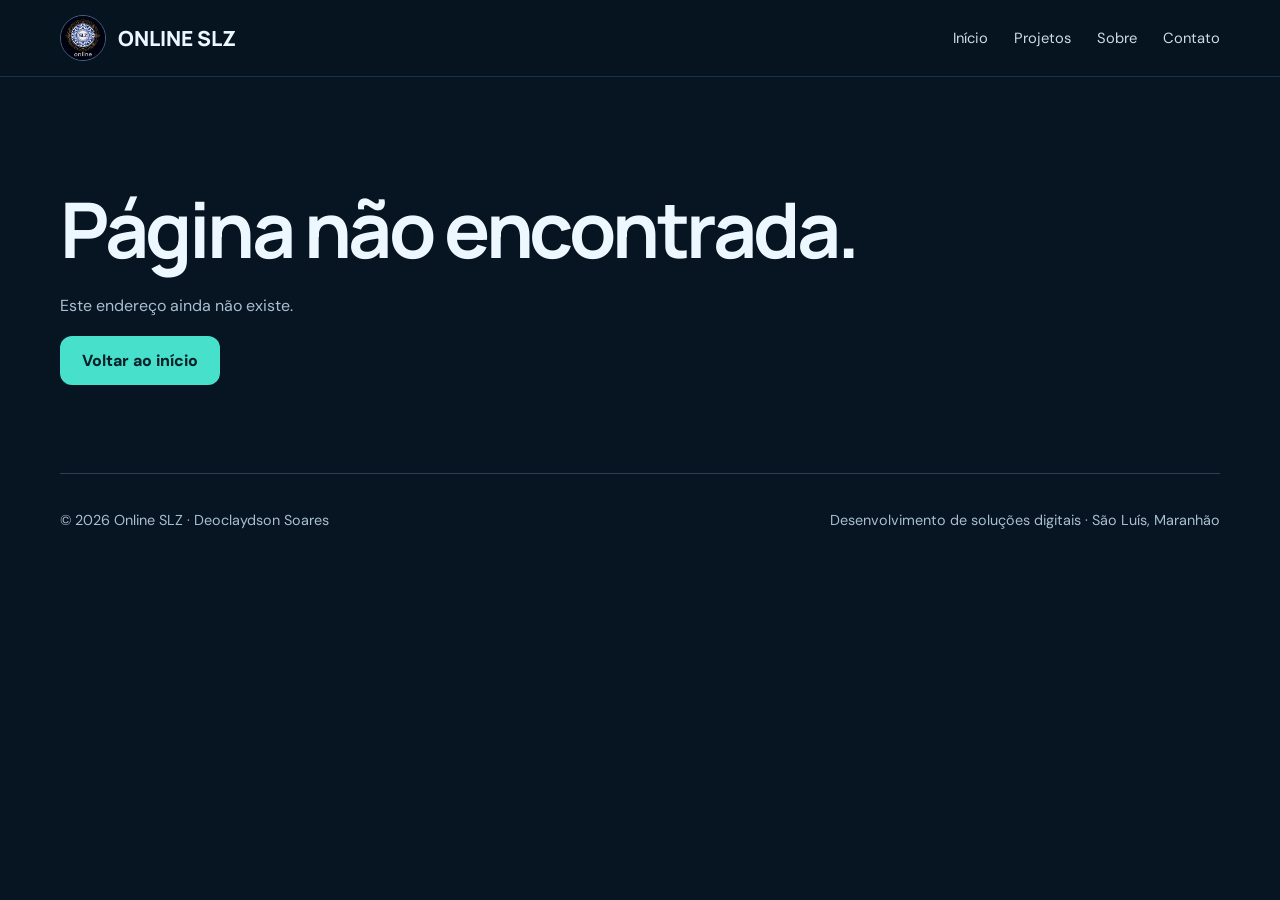
<file: index.html>
<!doctype html><html lang="pt-BR"><head><meta charset="utf-8"><meta name="viewport" content="width=device-width,initial-scale=1"><meta name="description" content="Online SLZ: projetos e soluções digitais de Deoclaydson Soares para educação, negócios e organizações."><meta name="theme-color" content="#071421"><title>Online SLZ</title><link rel="stylesheet" href="/style.css"></head><body><main id="app"></main><script src="/site.js"></script></body></html>
</file>
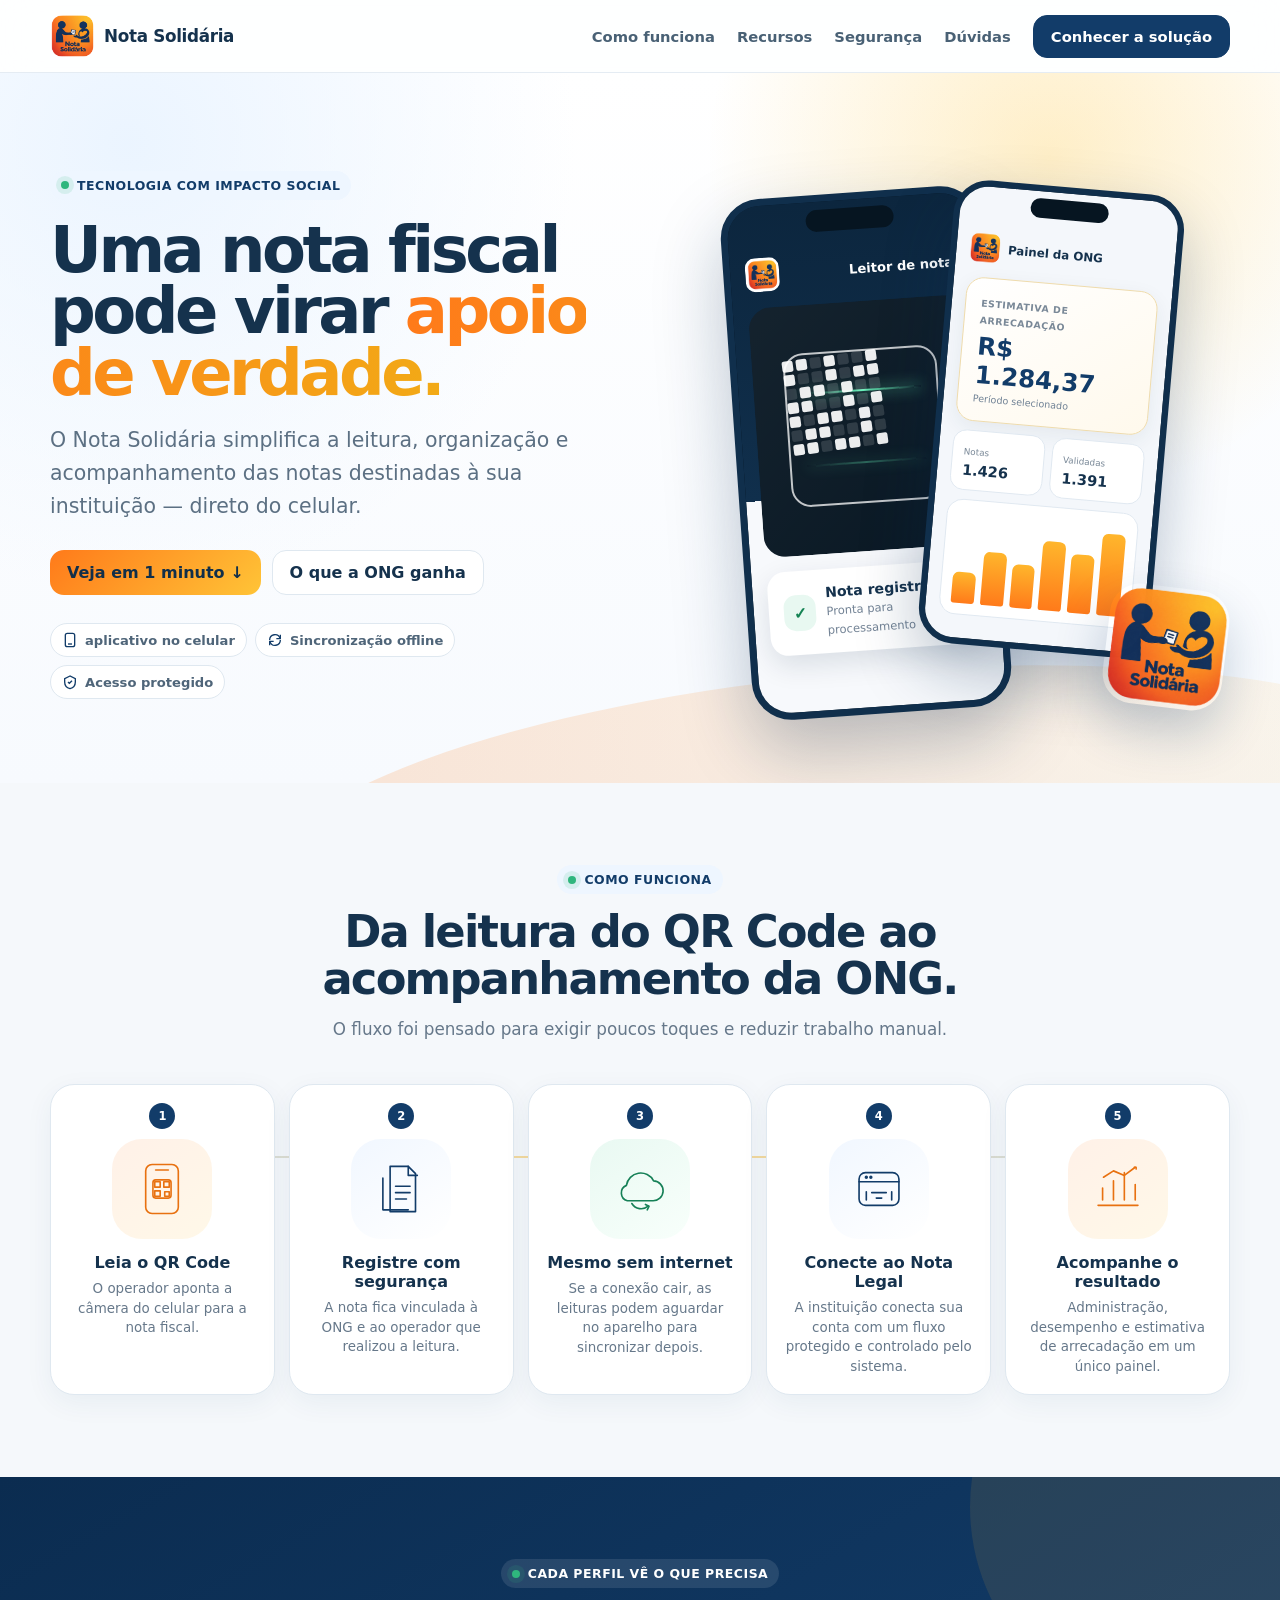
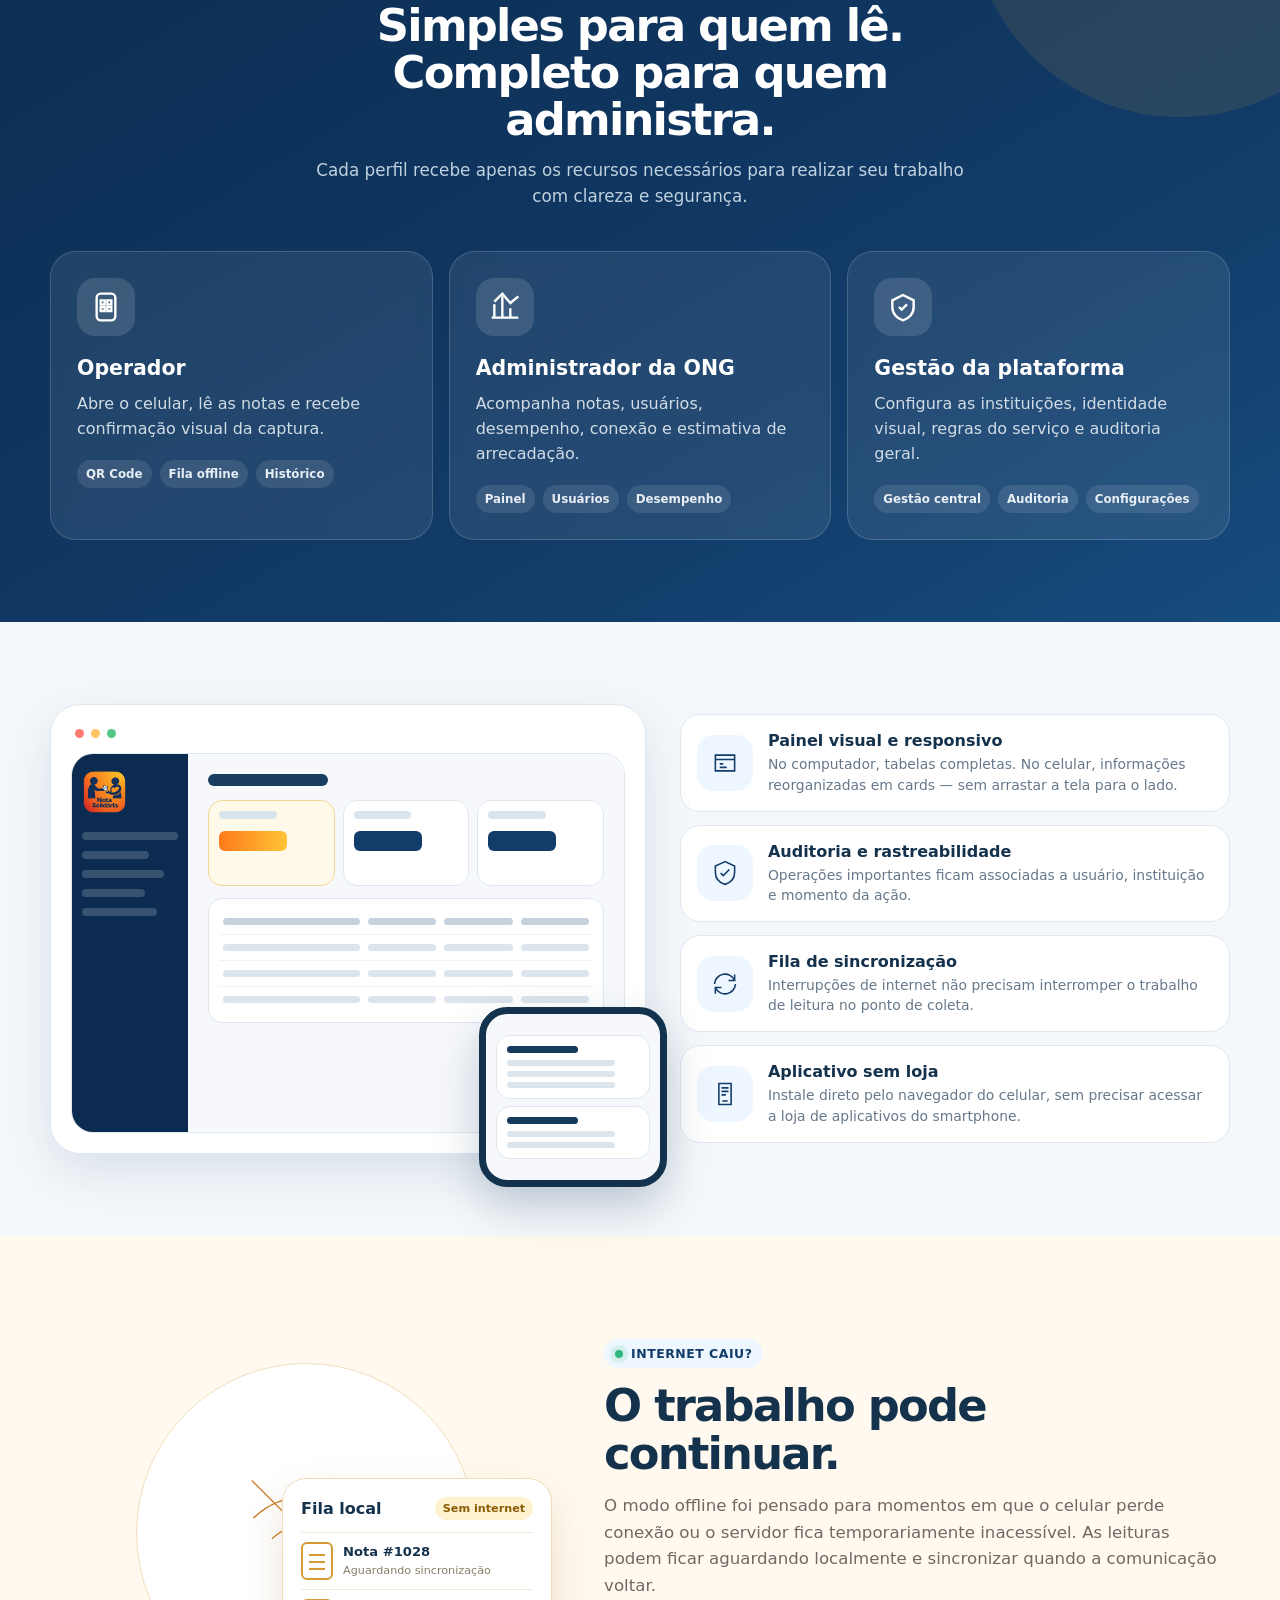
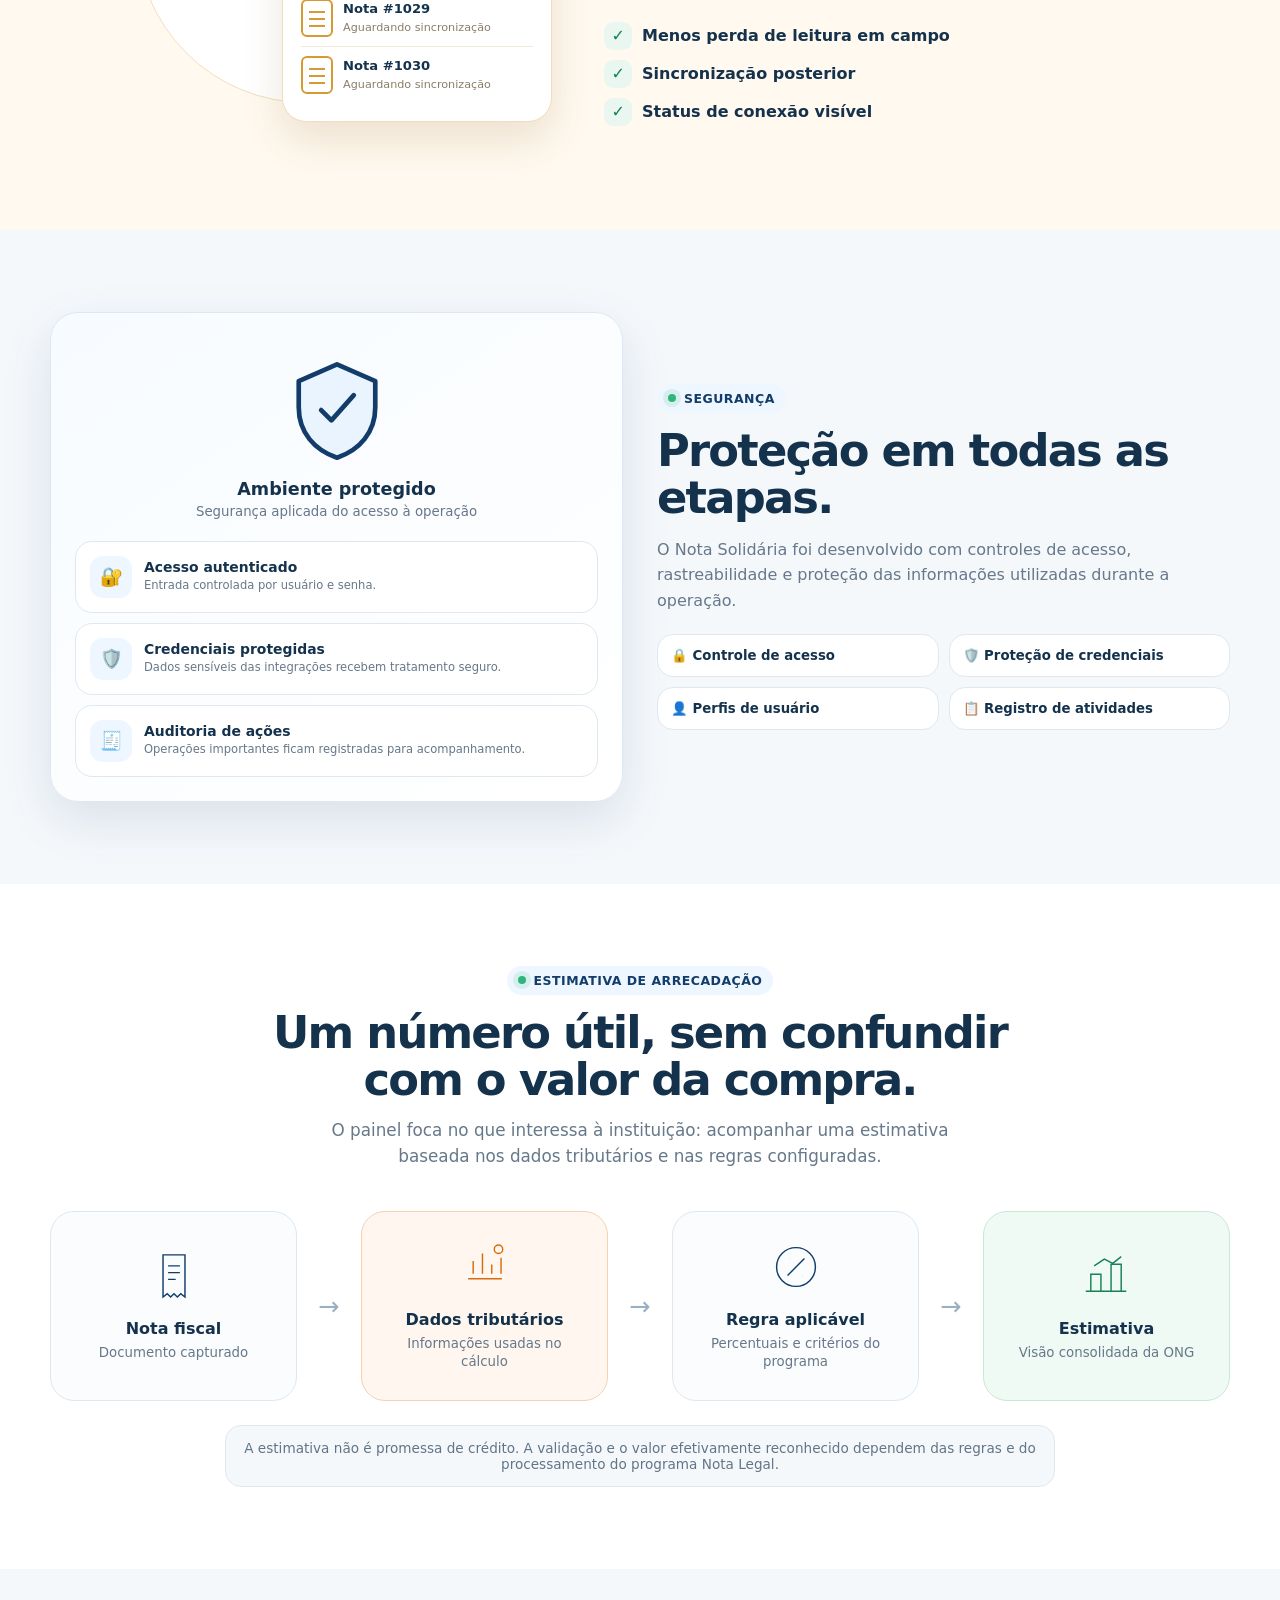
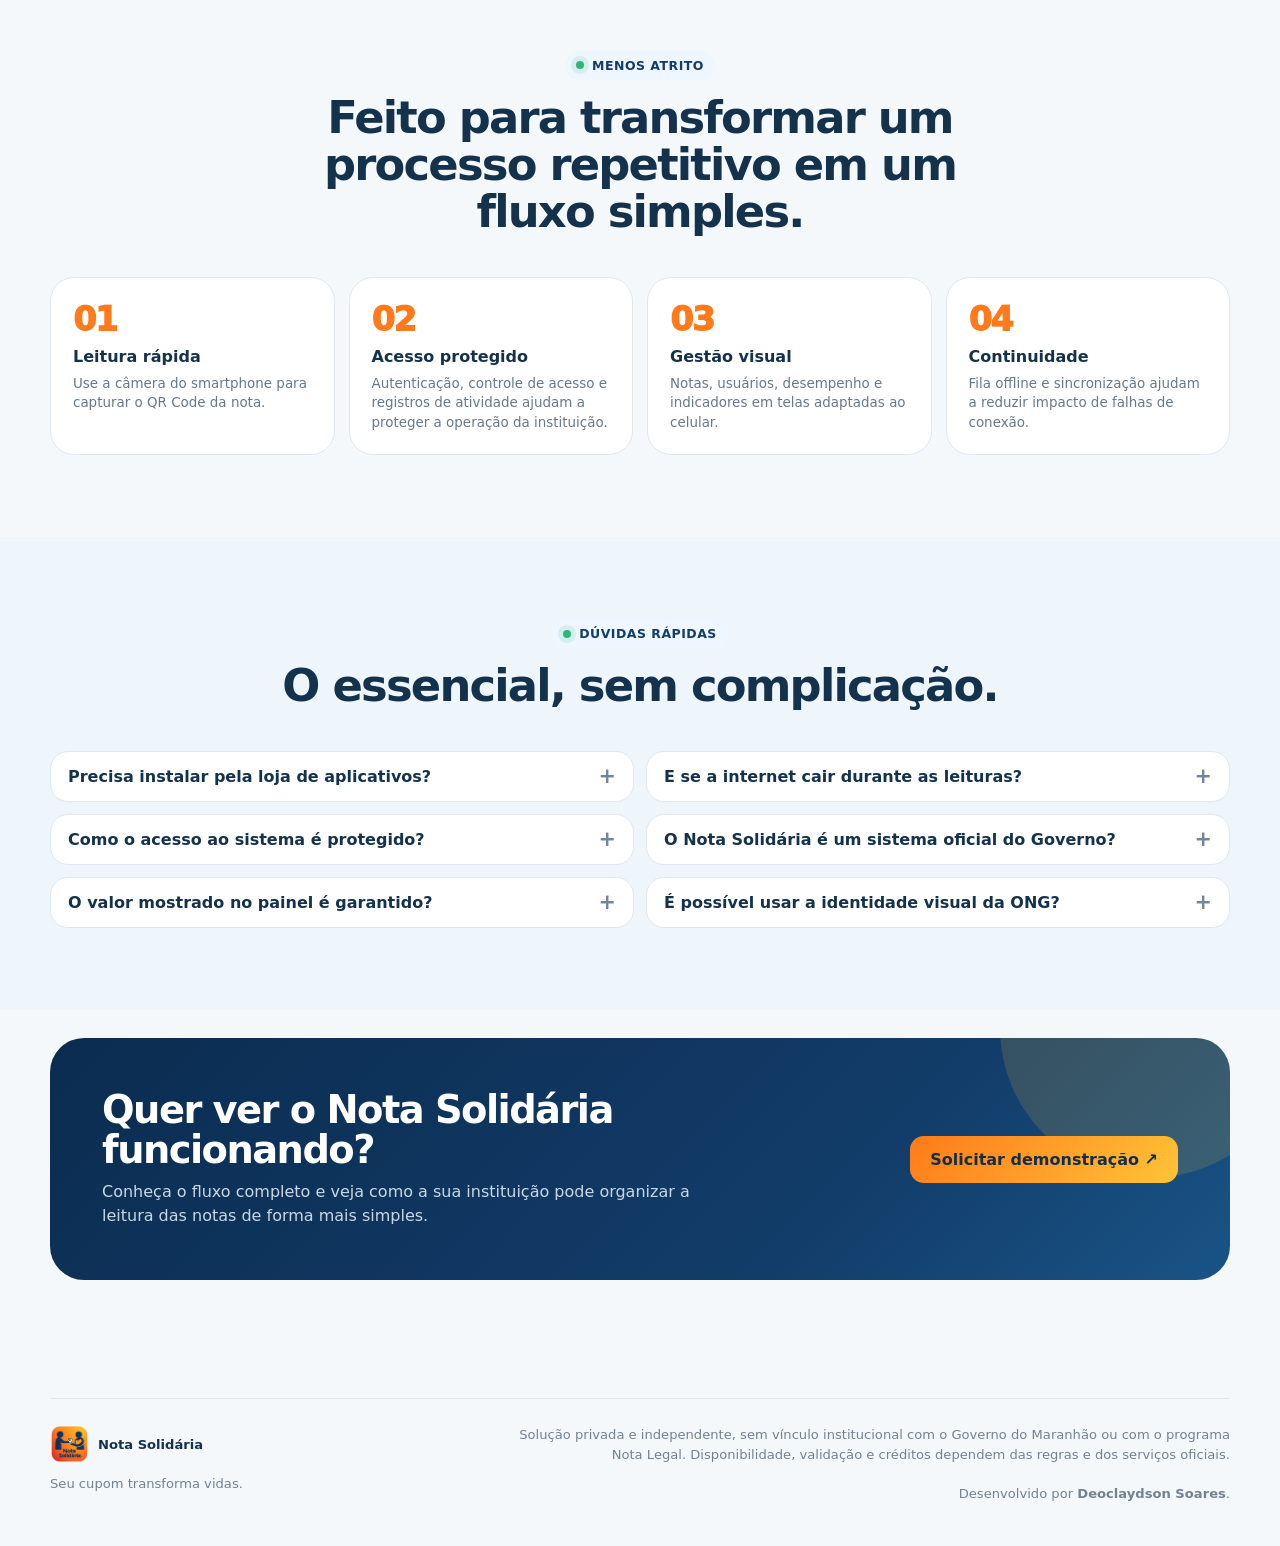
<file: index2.html>
<!doctype html>
<html lang="pt-BR">
<head>
  <meta charset="utf-8">
  <meta name="viewport" content="width=device-width, initial-scale=1, viewport-fit=cover">
  <meta name="theme-color" content="#123c69">
  <meta name="description" content="Nota Solidária — leitura de QR Code de notas fiscais, organização por ONG, modo offline e acompanhamento da estimativa de arrecadação.">
  <meta property="og:title" content="Nota Solidária">
  <meta property="og:description" content="Seu cupom transforma vidas. Conheça uma forma simples de organizar notas fiscais e apoiar instituições.">
  <meta property="og:image" content="assets/nota-solidaria-logo.png">
  <meta property="og:type" content="website">
  <link rel="icon" href="assets/favicon.png">
  <title>Nota Solidária — Seu cupom transforma vidas</title>
  <style>
    :root{
      --navy:#123c69;
      --navy-2:#0b2c50;
      --ink:#15324d;
      --muted:#66788a;
      --orange:#ff7a1a;
      --gold:#ffc437;
      --mint:#2fb67d;
      --sky:#eaf4ff;
      --cream:#fff9ef;
      --paper:#ffffff;
      --line:#dfe8f0;
      --bg:#f5f8fb;
      --shadow:0 18px 50px rgba(18,60,105,.12);
      --radius:28px;
    }
    *{box-sizing:border-box}
    html{scroll-behavior:smooth;background:var(--bg)}
    body{margin:0;font-family:Inter,ui-sans-serif,system-ui,-apple-system,BlinkMacSystemFont,"Segoe UI",Roboto,Arial,sans-serif;color:var(--ink);background:var(--bg);overflow-x:clip}
    a{color:inherit;text-decoration:none}
    button{font:inherit}
    img{max-width:100%;display:block}
    .wrap{width:min(1180px,calc(100% - 36px));margin-inline:auto}
    .nav{position:sticky;top:0;z-index:50;background:rgba(255,255,255,.88);backdrop-filter:blur(18px);border-bottom:1px solid rgba(223,232,240,.8)}
    .nav-inner{height:72px;display:flex;align-items:center;gap:18px}
    .brand{display:flex;align-items:center;gap:10px;font-weight:900;letter-spacing:-.02em}
    .brand img{width:44px;height:44px;border-radius:12px;object-fit:cover}
    .brand span{font-size:1.05rem}
    .nav-links{margin-left:auto;display:flex;gap:22px;align-items:center;color:#496175;font-size:.92rem;font-weight:700}
    .btn{display:inline-flex;align-items:center;justify-content:center;gap:9px;padding:12px 17px;border-radius:14px;border:1px solid var(--line);font-weight:800;background:#fff;transition:.18s transform,.18s box-shadow,.18s background}
    .btn:hover{transform:translateY(-1px);box-shadow:0 9px 24px rgba(18,60,105,.1)}
    .btn.primary{background:var(--navy);color:#fff;border-color:var(--navy)}
    .btn.warm{background:linear-gradient(135deg,var(--orange),var(--gold));color:#112f4a;border:0}
    .hero{position:relative;padding:82px 0 68px;overflow:hidden;background:
      radial-gradient(circle at 82% 12%,rgba(255,196,55,.28),transparent 28%),
      radial-gradient(circle at 10% 10%,rgba(234,244,255,.95),transparent 34%),
      linear-gradient(180deg,#fff,#f7fafe)}
    .hero:after{content:"";position:absolute;inset:auto -15% -220px 20%;height:330px;background:linear-gradient(90deg,rgba(255,122,26,.18),rgba(255,196,55,.08));transform:rotate(-5deg);border-radius:50%}
    .hero-grid{position:relative;z-index:2;display:grid;grid-template-columns:1.03fr .97fr;gap:58px;align-items:center}
    .eyebrow{display:inline-flex;align-items:center;gap:8px;padding:7px 11px;border-radius:999px;background:#eef6ff;color:var(--navy);font-size:.78rem;font-weight:900;letter-spacing:.04em;text-transform:uppercase}
    .eyebrow i{width:8px;height:8px;background:var(--mint);border-radius:50%;box-shadow:0 0 0 5px rgba(47,182,125,.13)}
    h1{font-size:clamp(2.65rem,5vw,5.1rem);line-height:.96;letter-spacing:-.055em;margin:20px 0 20px;max-width:780px}
    .accent{background:linear-gradient(90deg,var(--orange),#f2aa16);-webkit-background-clip:text;background-clip:text;color:transparent}
    .hero-copy>p{font-size:clamp(1.05rem,1.6vw,1.28rem);line-height:1.6;color:#5c7083;max-width:620px;margin:0 0 28px}
    .hero-actions{display:flex;gap:11px;flex-wrap:wrap}
    .chips{display:flex;gap:8px;flex-wrap:wrap;margin-top:28px}
    .chip{display:inline-flex;gap:7px;align-items:center;padding:8px 11px;border:1px solid var(--line);border-radius:999px;background:#fff;color:#4f6579;font-size:.82rem;font-weight:800}
    .chip svg{width:16px;height:16px;color:var(--navy)}

    .hero-visual{min-height:560px;position:relative;display:grid;place-items:center}
    .glow{position:absolute;width:420px;height:420px;border-radius:50%;background:radial-gradient(circle,rgba(255,176,52,.28),rgba(255,176,52,0) 66%);filter:blur(4px)}
    .phone{position:absolute;width:260px;height:522px;border-radius:40px;background:#071b2d;border:7px solid #102f4c;box-shadow:0 30px 70px rgba(11,44,80,.28);overflow:hidden}
    .phone.left{transform:translate(-92px,18px) rotate(-4deg)}
    .phone.right{transform:translate(105px,-18px) rotate(5deg);scale:.89}
    .notch{position:absolute;top:8px;left:50%;transform:translateX(-50%);width:88px;height:22px;border-radius:999px;background:#061521;z-index:5}
    .screen{position:absolute;inset:0;background:#f7f9fc;padding:52px 15px 18px}
    .scan-screen{background:linear-gradient(180deg,#0c263e,#102f4c 58%,#f7f9fc 58%)}
    .scan-top{display:flex;align-items:center;justify-content:space-between;color:#fff;font-weight:900;font-size:.82rem}
    .mini-logo{width:34px;height:34px;border-radius:10px;object-fit:cover;background:#fff;padding:2px}
    .camera{height:250px;margin:16px 0 18px;border-radius:22px;background:
      linear-gradient(135deg,rgba(255,255,255,.06),rgba(255,255,255,.01)),#061521;position:relative;overflow:hidden;display:grid;place-items:center}
    .scanbox{width:154px;height:154px;border:2px solid rgba(255,255,255,.75);border-radius:20px;position:relative}
    .scanbox:before,.scanbox:after{content:"";position:absolute;left:15px;right:15px;height:2px;background:linear-gradient(90deg,transparent,#67f1b9,transparent);box-shadow:0 0 14px #67f1b9}
    .scanbox:before{top:38px;animation:scan 2.2s ease-in-out infinite alternate}.scanbox:after{bottom:38px;opacity:.35}
    @keyframes scan{to{top:112px}}
    .qr{display:grid;grid-template-columns:repeat(7,11px);gap:3px;transform:rotate(-4deg);opacity:.92}
    .qr i{width:11px;height:11px;background:#fff;border-radius:2px}.qr i:nth-child(3n),.qr i:nth-child(5n){opacity:.15}
    .success{margin-top:-3px;background:#fff;border-radius:18px;padding:15px;box-shadow:0 10px 28px rgba(8,35,58,.12)}
    .success-row{display:flex;gap:10px;align-items:center}.ok-dot{width:36px;height:36px;border-radius:12px;background:#e8f8f1;color:#148353;display:grid;place-items:center;font-weight:1000}.success strong{display:block;font-size:.88rem}.success small{color:#738395;font-size:.72rem}
    .dash-screen{background:#f4f7fb}
    .dash-head{display:flex;align-items:center;gap:9px;font-weight:900;font-size:.83rem;margin-bottom:16px}.dash-head img{width:34px;height:34px;border-radius:10px}
    .metric-big{background:linear-gradient(145deg,#fff,#fff9ec);border:1px solid #efd9a5;border-radius:20px;padding:17px;box-shadow:0 8px 24px rgba(23,50,77,.07)}
    .metric-big small{color:#798897;font-size:.66rem;text-transform:uppercase;font-weight:900;letter-spacing:.06em}.metric-big strong{display:block;color:var(--navy);font-size:1.72rem;margin-top:5px}.metric-big span{font-size:.67rem;color:#708295}
    .mini-cards{display:grid;grid-template-columns:1fr 1fr;gap:8px;margin-top:10px}.mini-card{background:#fff;border:1px solid var(--line);border-radius:15px;padding:12px}.mini-card small{font-size:.62rem;color:#798897}.mini-card strong{display:block;font-size:1.02rem;margin-top:4px}.bar-chart{height:130px;background:#fff;border:1px solid var(--line);border-radius:18px;margin-top:10px;padding:12px;display:flex;align-items:end;gap:7px}.bar-chart i{flex:1;background:linear-gradient(180deg,#ffb62c,#ff7a1a);border-radius:7px 7px 3px 3px}.bar-chart i:nth-child(1){height:34%}.bar-chart i:nth-child(2){height:58%}.bar-chart i:nth-child(3){height:47%}.bar-chart i:nth-child(4){height:75%}.bar-chart i:nth-child(5){height:63%}.bar-chart i:nth-child(6){height:88%}
    .floating-logo{position:absolute;right:4px;bottom:8px;width:120px;height:120px;border-radius:30px;object-fit:cover;box-shadow:0 24px 50px rgba(18,60,105,.24);transform:rotate(7deg);z-index:6}

    section{padding:82px 0}
    .section-headline{max-width:760px;margin:0 auto 42px;text-align:center}.section-headline h2{font-size:clamp(2rem,3.5vw,3.35rem);letter-spacing:-.04em;line-height:1.05;margin:14px 0}.section-headline p{color:var(--muted);font-size:1.05rem;line-height:1.55;margin:0 auto;max-width:650px}
    .flow{display:grid;grid-template-columns:repeat(5,1fr);gap:14px;position:relative}
    .flow:before{content:"";position:absolute;left:7%;right:7%;top:72px;height:2px;background:linear-gradient(90deg,#cfe1f4,#ffd985,#cfe1f4);z-index:0}
    .flow-card{position:relative;z-index:1;background:#fff;border:1px solid var(--line);border-radius:24px;padding:18px;text-align:center;min-height:238px;box-shadow:0 8px 28px rgba(18,60,105,.06)}
    .step{display:inline-grid;place-items:center;width:26px;height:26px;border-radius:50%;background:var(--navy);color:#fff;font-size:.72rem;font-weight:900;margin-bottom:10px}
    .illus{width:100px;height:100px;margin:0 auto 14px;border-radius:30px;background:linear-gradient(145deg,#f1f7ff,#fff);display:grid;place-items:center;color:var(--navy)}
    .illus.warm{background:linear-gradient(145deg,#fff1e8,#fff8e8);color:#e87110}.illus.green{background:linear-gradient(145deg,#e9f9f2,#f8fffb);color:#168057}
    .illus svg{width:58px;height:58px;stroke:currentColor;fill:none;stroke-width:1.8;stroke-linecap:round;stroke-linejoin:round}
    .flow-card h3{font-size:1rem;margin:0 0 7px}.flow-card p{color:var(--muted);font-size:.84rem;line-height:1.45;margin:0}

    .dark{background:linear-gradient(150deg,#0b2c50,#123c69 68%,#164c7e);color:#fff;position:relative;overflow:hidden}.dark:before{content:"";position:absolute;width:420px;height:420px;border-radius:50%;background:rgba(255,180,48,.10);top:-180px;right:-110px}.dark .section-headline p{color:#bfd0df}.dark .eyebrow{background:rgba(255,255,255,.1);color:#fff}
    .roles{display:grid;grid-template-columns:repeat(3,1fr);gap:16px}.role{background:rgba(255,255,255,.08);border:1px solid rgba(255,255,255,.16);border-radius:26px;padding:26px;min-height:260px;backdrop-filter:blur(8px)}.role-icon{width:58px;height:58px;border-radius:18px;background:rgba(255,255,255,.12);display:grid;place-items:center;margin-bottom:20px}.role-icon svg{width:32px;height:32px}.role h3{margin:0 0 12px;font-size:1.28rem}.role p{margin:0;color:#d1dce6;line-height:1.55}.role .micro{display:flex;gap:8px;flex-wrap:wrap;margin-top:18px}.role .micro span{padding:7px 9px;border-radius:999px;background:rgba(255,255,255,.1);font-size:.74rem;font-weight:800;color:#e7eef5}

    .showcase-grid{display:grid;grid-template-columns:1.04fr .96fr;gap:34px;align-items:center}.mock-dashboard{background:#fff;border:1px solid var(--line);border-radius:30px;padding:20px;box-shadow:var(--shadow);position:relative}.browserbar{display:flex;align-items:center;gap:7px;padding:4px 4px 15px}.browserbar i{width:9px;height:9px;border-radius:50%;background:#d2dce6}.browserbar i:nth-child(1){background:#ff7b72}.browserbar i:nth-child(2){background:#ffc463}.browserbar i:nth-child(3){background:#54c784}.dash-layout{display:grid;grid-template-columns:116px 1fr;min-height:380px;border:1px solid var(--line);border-radius:22px;overflow:hidden}.side{background:var(--navy-2);padding:16px 10px;color:#fff}.side img{width:44px;height:44px;border-radius:12px;margin-bottom:18px}.side span{display:block;height:8px;background:rgba(255,255,255,.18);border-radius:8px;margin:11px 0}.side span:nth-child(3){width:70%}.side span:nth-child(4){width:85%}.side span:nth-child(5){width:66%}.side span:nth-child(6){width:78%}.desk{padding:20px;background:#f6f8fb}.desk-title{height:12px;width:120px;border-radius:7px;background:#193d5e;margin-bottom:14px}.desk-metrics{display:grid;grid-template-columns:repeat(3,1fr);gap:8px}.desk-metric{height:86px;border:1px solid var(--line);background:#fff;border-radius:14px;padding:10px}.desk-metric b{display:block;width:55%;height:8px;background:#d9e4ed;border-radius:5px}.desk-metric i{display:block;width:65%;height:20px;background:var(--navy);border-radius:6px;margin-top:12px}.desk-metric:first-child{background:#fff9ea;border-color:#f0d595}.desk-metric:first-child i{background:linear-gradient(90deg,var(--orange),var(--gold))}.desk-table{margin-top:12px;border:1px solid var(--line);background:#fff;border-radius:14px;padding:10px}.desk-row{display:grid;grid-template-columns:1.4fr .7fr .7fr .7fr;gap:8px;padding:9px 4px;border-bottom:1px solid #edf2f6}.desk-row:last-child{border:0}.desk-row i{height:7px;background:#dce5ed;border-radius:6px}.desk-row:first-child i{background:#c5d2de}.mobile-cards{position:absolute;right:-22px;bottom:-34px;width:188px;background:#f6f8fb;border:7px solid #12324d;border-radius:28px;padding:14px 10px;box-shadow:0 20px 45px rgba(11,44,80,.22)}.mobile-card{background:#fff;border:1px solid var(--line);border-radius:14px;padding:10px;margin:7px 0}.mobile-card b{display:block;height:7px;width:54%;background:#173b5d;border-radius:4px;margin-bottom:7px}.mobile-card i{display:block;height:6px;width:82%;background:#dce4ec;border-radius:4px;margin-top:5px}
    .feature-stack{display:grid;gap:13px}.feature{display:grid;grid-template-columns:56px 1fr;gap:15px;align-items:center;padding:16px;border:1px solid var(--line);background:#fff;border-radius:20px}.feature .icon{width:56px;height:56px;border-radius:17px;background:#eef6ff;color:var(--navy);display:grid;place-items:center}.feature .icon svg{width:28px;height:28px;stroke:currentColor;fill:none;stroke-width:1.8}.feature h3{font-size:1rem;margin:0 0 4px}.feature p{font-size:.87rem;color:var(--muted);line-height:1.45;margin:0}

    .offline{background:var(--cream)}.offline-grid{display:grid;grid-template-columns:.9fr 1.1fr;gap:42px;align-items:center}.offline-visual{position:relative;min-height:430px;display:grid;place-items:center}.wifi{position:absolute;width:340px;height:340px;border-radius:50%;background:#fff;border:1px solid #f0dfbd;display:grid;place-items:center}.wifi svg{width:150px;height:150px;stroke:#c87517;fill:none;stroke-width:1.5}.queue-card{position:absolute;width:270px;right:10px;bottom:26px;background:#fff;border:1px solid #efdeb9;border-radius:24px;padding:18px;box-shadow:0 18px 42px rgba(126,81,20,.14)}.queue-card .head{display:flex;justify-content:space-between;align-items:center;font-weight:900;margin-bottom:12px}.queue-card .badge{font-size:.7rem;padding:5px 8px;background:#fff2ce;color:#8b5b05;border-radius:999px}.queue-row{display:flex;gap:10px;align-items:center;padding:9px 0;border-top:1px solid #f1eadb}.queue-row:first-of-type{border:0}.doc{width:32px;height:38px;border:2px solid #d69a35;border-radius:6px;position:relative}.doc:after{content:"";position:absolute;left:6px;right:6px;top:10px;height:2px;background:#d69a35;box-shadow:0 7px 0 #d69a35,0 14px 0 #d69a35}.queue-row strong{font-size:.82rem;display:block}.queue-row small{font-size:.7rem;color:#8a7d68}.offline-copy h2{font-size:clamp(2rem,3.5vw,3.4rem);letter-spacing:-.04em;line-height:1.05;margin:14px 0}.offline-copy>p{color:#6e6a62;line-height:1.6;font-size:1.04rem}.ticks{display:grid;gap:10px;margin-top:22px}.tick{display:flex;align-items:center;gap:10px;font-weight:800}.tick i{width:28px;height:28px;border-radius:9px;background:#e9f7f0;color:#138155;display:grid;place-items:center;font-style:normal}

    .isolation{display:grid;grid-template-columns:1fr 1fr;gap:34px;align-items:center}.org-map{background:#fff;border:1px solid var(--line);border-radius:28px;padding:22px;box-shadow:var(--shadow)}.org-row{display:grid;grid-template-columns:1fr 52px 1fr;align-items:center;gap:10px;margin:12px 0}.org-box,.portal-box{border:1px solid var(--line);border-radius:18px;padding:14px;background:#fafcfe}.org-box{display:flex;gap:10px;align-items:center}.org-avatar{width:42px;height:42px;border-radius:13px;background:linear-gradient(135deg,#eaf4ff,#d7e8fa);display:grid;place-items:center;font-weight:1000;color:var(--navy)}.org-row:nth-child(2) .org-avatar{background:linear-gradient(135deg,#fff1e4,#ffe3c6);color:#c46009}.org-row:nth-child(3) .org-avatar{background:linear-gradient(135deg,#e8f8f0,#d3f1e2);color:#147c52}.org-box strong,.portal-box strong{font-size:.87rem}.org-box small,.portal-box small{display:block;font-size:.71rem;color:var(--muted);margin-top:3px}.connector{position:relative;height:2px;background:#cddce9}.connector:after{content:"";position:absolute;right:-1px;top:-4px;border-left:7px solid #9bb5cc;border-top:5px solid transparent;border-bottom:5px solid transparent}.portal-box{background:#f6f9fc}.lock{display:inline-grid;place-items:center;width:25px;height:25px;border-radius:8px;background:#e7f6ef;color:#138155;margin-right:7px}.isolation-copy h2{font-size:clamp(2rem,3.5vw,3.3rem);letter-spacing:-.04em;line-height:1.05;margin:14px 0}.isolation-copy p{color:var(--muted);line-height:1.6}.mini-list{display:grid;grid-template-columns:1fr 1fr;gap:10px;margin-top:20px}.mini-list div{padding:13px;border:1px solid var(--line);border-radius:16px;background:#fff;font-size:.83rem;font-weight:800}

    .fundraising{background:#fff}.formula{display:grid;grid-template-columns:1fr 48px 1fr 48px 1fr 48px 1fr;align-items:center;gap:8px}.formula-card{border:1px solid var(--line);border-radius:24px;padding:22px;text-align:center;background:#fafcfe;min-height:190px;display:grid;place-items:center}.formula-card.orange{background:#fff7ef;border-color:#f4d2b3}.formula-card.green{background:#effaf5;border-color:#c7e8d7}.formula-card svg{width:54px;height:54px;stroke:var(--navy);fill:none;stroke-width:1.7}.formula-card.orange svg{stroke:#d86b0c}.formula-card.green svg{stroke:#168057}.formula-card strong{display:block;margin-top:12px}.formula-card small{display:block;color:var(--muted);margin-top:6px;line-height:1.4}.arrow{font-size:1.6rem;color:#9aafc2;text-align:center}.note{max-width:830px;margin:24px auto 0;padding:14px 17px;border-radius:16px;background:#f5f8fb;border:1px solid var(--line);color:#627487;font-size:.85rem;text-align:center}

    .benefits{display:grid;grid-template-columns:repeat(4,1fr);gap:14px}.benefit{border:1px solid var(--line);border-radius:24px;padding:22px;background:#fff}.benefit .num{font-size:2.1rem;font-weight:1000;letter-spacing:-.05em;color:var(--orange)}.benefit h3{font-size:1rem;margin:8px 0}.benefit p{font-size:.84rem;color:var(--muted);line-height:1.45;margin:0}

    .faq{display:grid;grid-template-columns:1fr 1fr;gap:12px}.faq details{background:#fff;border:1px solid var(--line);border-radius:18px;padding:15px 17px}.faq summary{cursor:pointer;font-weight:900;list-style:none;padding-right:26px;position:relative}.faq summary::-webkit-details-marker{display:none}.faq summary:after{content:"+";position:absolute;right:0;top:-3px;font-size:1.3rem;color:#718699}.faq details[open] summary:after{content:"−"}.faq p{color:var(--muted);font-size:.9rem;line-height:1.55;margin:12px 0 2px}

    .cta{padding:28px 0 88px}.cta-box{background:linear-gradient(135deg,#0b2c50,#123c69 66%,#195486);color:#fff;border-radius:34px;padding:52px;display:grid;grid-template-columns:1fr auto;gap:24px;align-items:center;overflow:hidden;position:relative}.cta-box:before{content:"";position:absolute;width:300px;height:300px;border-radius:50%;right:-70px;top:-160px;background:rgba(255,196,55,.15)}.cta-box h2{font-size:clamp(2rem,3vw,3.1rem);line-height:1.04;letter-spacing:-.04em;margin:0 0 10px}.cta-box p{margin:0;color:#cad8e4;max-width:640px;line-height:1.5}.cta-box .btn{position:relative;z-index:2;padding:14px 20px}
    footer{padding:30px 0 42px;color:#718292;font-size:.82rem}.footer-grid{display:flex;align-items:flex-start;justify-content:space-between;gap:24px;border-top:1px solid var(--line);padding-top:26px}.footer-brand{display:flex;gap:10px;align-items:center;font-weight:900;color:var(--ink)}.footer-brand img{width:38px;height:38px;border-radius:10px}.disclaimer{max-width:720px;line-height:1.5;text-align:right}

    .security-visual{background:linear-gradient(145deg,#f7fbff,#fff);border:1px solid var(--line);border-radius:28px;padding:24px;box-shadow:var(--shadow)}
    .security-shield{display:grid;place-items:center;text-align:center;padding:18px 10px 22px}.security-shield svg{width:112px;height:112px;fill:#eaf4ff;stroke:var(--navy);stroke-width:5;stroke-linecap:round;stroke-linejoin:round;margin-bottom:12px}.security-shield strong{font-size:1.1rem}.security-shield small{display:block;color:var(--muted);margin-top:5px}.security-cards{display:grid;gap:10px}.secure-card{display:flex;gap:12px;align-items:center;padding:14px;border:1px solid var(--line);border-radius:17px;background:#fff}.secure-card>span{width:42px;height:42px;border-radius:13px;background:#eef6ff;display:grid;place-items:center;font-size:1.15rem}.secure-card strong{display:block;font-size:.87rem}.secure-card small{display:block;color:var(--muted);font-size:.72rem;margin-top:3px;line-height:1.35}
    .reveal{opacity:0;transform:translateY(18px);transition:.55s ease}.reveal.on{opacity:1;transform:none}
    @media(max-width:980px){
      .nav-links a:not(.btn){display:none}.hero-grid,.showcase-grid,.offline-grid,.isolation{grid-template-columns:1fr}.hero-copy{text-align:center}.hero-copy>p{margin-inline:auto}.hero-actions,.chips{justify-content:center}.hero-visual{min-height:520px}.flow{grid-template-columns:repeat(2,1fr)}.flow:before{display:none}.flow-card:last-child{grid-column:1/-1}.roles{grid-template-columns:1fr}.showcase-grid{gap:64px}.offline-grid{gap:14px}.offline-copy{order:-1;text-align:center}.ticks{max-width:520px;margin-inline:auto}.isolation-copy{order:-1;text-align:center}.mini-list{text-align:left}.formula{grid-template-columns:1fr 34px 1fr}.formula .arrow:nth-of-type(2){display:none}.formula-card:nth-of-type(3){grid-column:1}.formula-card:nth-of-type(4){grid-column:3}.benefits{grid-template-columns:repeat(2,1fr)}.cta-box{grid-template-columns:1fr;text-align:center}.cta-box p{margin-inline:auto}.cta-box .btn{justify-self:center}.footer-grid{flex-direction:column}.disclaimer{text-align:left}}
    @media(max-width:680px){
      .wrap{width:min(100% - 24px,1180px)}.nav-inner{height:64px}.brand span{display:none}.nav-links{gap:8px}.nav-links .btn{padding:10px 12px;font-size:.84rem}.hero{padding:52px 0 48px}.hero-visual{min-height:430px}.phone{width:210px;height:420px;border-radius:32px}.phone.left{transform:translate(-58px,8px) rotate(-4deg)}.phone.right{transform:translate(72px,-12px) rotate(5deg);scale:.82}.screen{padding:44px 11px 14px}.camera{height:194px;margin:12px 0}.scanbox{width:120px;height:120px}.qr{grid-template-columns:repeat(7,8px);gap:2px}.qr i{width:8px;height:8px}.success{padding:10px}.floating-logo{width:86px;height:86px;border-radius:22px;right:-2px;bottom:14px}.metric-big strong{font-size:1.35rem}.bar-chart{height:100px}.flow{grid-template-columns:1fr}.flow-card:last-child{grid-column:auto}.section-headline{margin-bottom:28px}section{padding:60px 0}.dash-layout{grid-template-columns:78px 1fr;min-height:330px}.desk{padding:12px}.desk-metrics{grid-template-columns:1fr 1fr}.desk-metric:nth-child(3){display:none}.mobile-cards{right:-6px;bottom:-36px;width:155px}.offline-visual{min-height:390px}.wifi{width:270px;height:270px}.wifi svg{width:120px;height:120px}.queue-card{width:230px;right:0}.org-map{padding:14px}.org-row{grid-template-columns:1fr 26px 1fr}.org-box,.portal-box{padding:10px}.org-avatar{width:34px;height:34px}.mini-list{grid-template-columns:1fr}.formula{grid-template-columns:1fr}.arrow{transform:rotate(90deg)}.formula .arrow:nth-of-type(2){display:block}.formula-card:nth-of-type(3),.formula-card:nth-of-type(4){grid-column:auto}.benefits,.faq{grid-template-columns:1fr}.cta-box{padding:34px 22px;border-radius:26px}.footer-grid{align-items:flex-start}}
    @media(prefers-reduced-motion:reduce){html{scroll-behavior:auto}.reveal{opacity:1;transform:none;transition:none}.scanbox:before{animation:none}}
  </style>
</head>
<body>
  <header class="nav">
    <div class="wrap nav-inner">
      <a class="brand" href="#inicio" aria-label="Nota Solidária - início">
        <img src="assets/nota-solidaria-logo.png" alt="Logomarca Nota Solidária">
        <span>Nota Solidária</span>
      </a>
      <nav class="nav-links" aria-label="Navegação principal">
        <a href="#como-funciona">Como funciona</a>
        <a href="#recursos">Recursos</a>
        <a href="#seguranca">Segurança</a>
        <a href="#duvidas">Dúvidas</a>
        <a class="btn primary" href="#comecar">Conhecer a solução</a>
      </nav>
    </div>
  </header>

  <main>
    <section class="hero" id="inicio">
      <div class="wrap hero-grid">
        <div class="hero-copy reveal">
          <span class="eyebrow"><i></i> Tecnologia com impacto social</span>
          <h1>Uma nota fiscal pode virar <span class="accent">apoio de verdade.</span></h1>
          <p>O Nota Solidária simplifica a leitura, organização e acompanhamento das notas destinadas à sua instituição — direto do celular.</p>
          <div class="hero-actions">
            <a class="btn warm" href="#como-funciona">Veja em 1 minuto ↓</a>
            <a class="btn" href="#recursos">O que a ONG ganha</a>
          </div>
          <div class="chips" aria-label="Principais recursos">
            <span class="chip">
              <svg viewBox="0 0 24 24" fill="none" stroke="currentColor" stroke-width="2"><rect x="5" y="2" width="14" height="20" rx="3"/><path d="M9 18h6"/></svg> aplicativo no celular
            </span>
            <span class="chip">
              <svg viewBox="0 0 24 24" fill="none" stroke="currentColor" stroke-width="2"><path d="M4 12a8 8 0 0 1 15.5-2.8"/><path d="M20 4v6h-6"/><path d="M20 12a8 8 0 0 1-15.5 2.8"/><path d="M4 20v-6h6"/></svg> Sincronização offline
            </span>
            <span class="chip">
              <svg viewBox="0 0 24 24" fill="none" stroke="currentColor" stroke-width="2"><path d="M12 3 4 7v5c0 5 3.4 8.8 8 10 4.6-1.2 8-5 8-10V7z"/><path d="m9 12 2 2 4-4"/></svg> Acesso protegido
            </span>
          </div>
        </div>

        <div class="hero-visual reveal" aria-label="Ilustração do Nota Solidária no celular">
          <div class="glow"></div>
          <div class="phone left">
            <div class="notch"></div>
            <div class="screen scan-screen">
              <div class="scan-top"><img class="mini-logo" src="assets/nota-solidaria-logo.png" alt=""><span>Leitor de notas</span></div>
              <div class="camera">
                <div class="scanbox">
                  <div class="qr" aria-hidden="true">
                    <i></i><i></i><i></i><i></i><i></i><i></i><i></i><i></i><i></i><i></i><i></i><i></i><i></i><i></i><i></i><i></i><i></i><i></i><i></i><i></i><i></i><i></i><i></i><i></i><i></i><i></i><i></i><i></i><i></i><i></i><i></i><i></i><i></i><i></i><i></i><i></i><i></i><i></i><i></i><i></i><i></i><i></i><i></i><i></i><i></i><i></i><i></i><i></i><i></i>
                  </div>
                </div>
              </div>
              <div class="success"><div class="success-row"><div class="ok-dot">✓</div><div><strong>Nota registrada</strong><small>Pronta para processamento</small></div></div></div>
            </div>
          </div>
          <div class="phone right">
            <div class="notch"></div>
            <div class="screen dash-screen">
              <div class="dash-head"><img src="assets/nota-solidaria-logo.png" alt=""><span>Painel da ONG</span></div>
              <div class="metric-big"><small>Estimativa de arrecadação</small><strong>R$ 1.284,37</strong><span>Período selecionado</span></div>
              <div class="mini-cards"><div class="mini-card"><small>Notas</small><strong>1.426</strong></div><div class="mini-card"><small>Validadas</small><strong>1.391</strong></div></div>
              <div class="bar-chart"><i></i><i></i><i></i><i></i><i></i><i></i></div>
            </div>
          </div>
          <img class="floating-logo" src="assets/nota-solidaria-logo.png" alt="Logomarca Nota Solidária">
        </div>
      </div>
    </section>

    <section id="como-funciona">
      <div class="wrap">
        <div class="section-headline reveal">
          <span class="eyebrow"><i></i> Como funciona</span>
          <h2>Da leitura do QR Code ao acompanhamento da ONG.</h2>
          <p>O fluxo foi pensado para exigir poucos toques e reduzir trabalho manual.</p>
        </div>
        <div class="flow">
          <article class="flow-card reveal"><span class="step">1</span><div class="illus warm"><svg viewBox="0 0 64 64"><rect x="14" y="5" width="36" height="54" rx="7"/><path d="M25 11h14"/><rect x="22" y="22" width="20" height="20" rx="3"/><path d="M24 24h6v6h-6zM34 24h6v6h-6zM24 34h6v6h-6zM35 35h5v5h-5z"/></svg></div><h3>Leia o QR Code</h3><p>O operador aponta a câmera do celular para a nota fiscal.</p></article>
          <article class="flow-card reveal"><span class="step">2</span><div class="illus"><svg viewBox="0 0 64 64"><path d="M20 7h20l8 8v42H20z"/><path d="M40 7v10h10M26 29h16M26 36h16M26 43h12"/><path d="M12 20v35h28"/></svg></div><h3>Registre com segurança</h3><p>A nota fica vinculada à ONG e ao operador que realizou a leitura.</p></article>
          <article class="flow-card reveal"><span class="step">3</span><div class="illus green"><svg viewBox="0 0 64 64"><path d="M18 45h28a11 11 0 0 0 1-22 16 16 0 0 0-30 5 9 9 0 0 0 1 17z"/><path d="M23 48a12 12 0 0 0 18 3"/><path d="m38 49 4 2-2 4"/></svg></div><h3>Mesmo sem internet</h3><p>Se a conexão cair, as leituras podem aguardar no aparelho para sincronizar depois.</p></article>
          <article class="flow-card reveal"><span class="step">4</span><div class="illus"><svg viewBox="0 0 64 64"><rect x="10" y="14" width="44" height="36" rx="7"/><path d="M10 24h44"/><circle cx="18" cy="19" r="1"/><circle cx="23" cy="19" r="1"/><path d="M24 36h16M29 42h6"/><path d="M18 35v9M46 35v9"/></svg></div><h3>Conecte ao Nota Legal</h3><p>A instituição conecta sua conta com um fluxo protegido e controlado pelo sistema.</p></article>
          <article class="flow-card reveal"><span class="step">5</span><div class="illus warm"><svg viewBox="0 0 64 64"><path d="M10 50h44"/><path d="M15 44V31M27 44V23M39 44V14M51 44V27"/><path d="m16 19 11-7 12 5 12-9"/><path d="m50 8 2 0 0 2"/></svg></div><h3>Acompanhe o resultado</h3><p>Administração, desempenho e estimativa de arrecadação em um único painel.</p></article>
        </div>
      </div>
    </section>

    <section class="dark" id="recursos">
      <div class="wrap">
        <div class="section-headline reveal"><span class="eyebrow"><i></i> Cada perfil vê o que precisa</span><h2>Simples para quem lê. Completo para quem administra.</h2><p>Cada perfil recebe apenas os recursos necessários para realizar seu trabalho com clareza e segurança.</p></div>
        <div class="roles">
          <article class="role reveal"><div class="role-icon"><svg viewBox="0 0 24 24" fill="none" stroke="currentColor" stroke-width="1.8"><rect x="5" y="2" width="14" height="20" rx="3"/><path d="M8 7h3v3H8zM13 7h3v3h-3zM8 12h3v3H8zM13 12h3v3h-3z"/></svg></div><h3>Operador</h3><p>Abre o celular, lê as notas e recebe confirmação visual da captura.</p><div class="micro"><span>QR Code</span><span>Fila offline</span><span>Histórico</span></div></article>
          <article class="role reveal"><div class="role-icon"><svg viewBox="0 0 24 24" fill="none" stroke="currentColor" stroke-width="1.8"><path d="M4 20V10M10 20V4M16 20v-7M22 20H2"/><path d="M4 8 10 2l6 7 6-5"/></svg></div><h3>Administrador da ONG</h3><p>Acompanha notas, usuários, desempenho, conexão e estimativa de arrecadação.</p><div class="micro"><span>Painel</span><span>Usuários</span><span>Desempenho</span></div></article>
          <article class="role reveal"><div class="role-icon"><svg viewBox="0 0 24 24" fill="none" stroke="currentColor" stroke-width="1.8"><path d="M12 3 4 7v5c0 5 3.4 8.8 8 10 4.6-1.2 8-5 8-10V7z"/><path d="m9 12 2 2 4-4"/></svg></div><h3>Gestão da plataforma</h3><p>Configura as instituições, identidade visual, regras do serviço e auditoria geral.</p><div class="micro"><span>Gestão central</span><span>Auditoria</span><span>Configurações</span></div></article>
        </div>
      </div>
    </section>

    <section>
      <div class="wrap showcase-grid">
        <div class="mock-dashboard reveal" aria-label="Exemplo visual do painel responsivo">
          <div class="browserbar"><i></i><i></i><i></i></div>
          <div class="dash-layout"><aside class="side"><img src="assets/nota-solidaria-logo.png" alt=""><span></span><span></span><span></span><span></span><span></span></aside><div class="desk"><div class="desk-title"></div><div class="desk-metrics"><div class="desk-metric"><b></b><i></i></div><div class="desk-metric"><b></b><i></i></div><div class="desk-metric"><b></b><i></i></div></div><div class="desk-table"><div class="desk-row"><i></i><i></i><i></i><i></i></div><div class="desk-row"><i></i><i></i><i></i><i></i></div><div class="desk-row"><i></i><i></i><i></i><i></i></div><div class="desk-row"><i></i><i></i><i></i><i></i></div></div></div></div>
          <div class="mobile-cards"><div class="mobile-card"><b></b><i></i><i></i><i></i></div><div class="mobile-card"><b></b><i></i><i></i></div></div>
        </div>
        <div class="feature-stack">
          <div class="feature reveal"><div class="icon"><svg viewBox="0 0 32 32"><path d="M5 7h22v18H5z"/><path d="M5 12h22M10 17h4M10 21h8"/></svg></div><div><h3>Painel visual e responsivo</h3><p>No computador, tabelas completas. No celular, informações reorganizadas em cards — sem arrastar a tela para o lado.</p></div></div>
          <div class="feature reveal"><div class="icon"><svg viewBox="0 0 32 32"><path d="M16 3 5 8v7c0 7 4.5 12 11 14 6.5-2 11-7 11-14V8z"/><path d="m11 16 3 3 7-7"/></svg></div><div><h3>Auditoria e rastreabilidade</h3><p>Operações importantes ficam associadas a usuário, instituição e momento da ação.</p></div></div>
          <div class="feature reveal"><div class="icon"><svg viewBox="0 0 32 32"><path d="M4 16a12 12 0 0 1 23-4"/><path d="M27 5v7h-7"/><path d="M28 16A12 12 0 0 1 5 20"/><path d="M5 27v-7h7"/></svg></div><div><h3>Fila de sincronização</h3><p>Interrupções de internet não precisam interromper o trabalho de leitura no ponto de coleta.</p></div></div>
          <div class="feature reveal"><div class="icon"><svg viewBox="0 0 32 32"><path d="M9 4h14v24H9z"/><path d="M13 24h6"/><path d="M12 9h8M12 13h8M12 17h5"/></svg></div><div><h3>Aplicativo sem loja</h3><p>Instale direto pelo navegador do celular, sem precisar acessar a loja de aplicativos do smartphone.</p></div></div>
        </div>
      </div>
    </section>

    <section class="offline">
      <div class="wrap offline-grid">
        <div class="offline-visual reveal">
          <div class="wifi"><svg viewBox="0 0 180 180"><path d="M27 72a91 91 0 0 1 126 0"/><path d="M49 97a59 59 0 0 1 82 0"/><path d="M71 121a28 28 0 0 1 38 0"/><circle cx="90" cy="143" r="7"/><path d="M25 27 155 157"/></svg></div>
          <div class="queue-card"><div class="head"><span>Fila local</span><span class="badge">Sem internet</span></div><div class="queue-row"><div class="doc"></div><div><strong>Nota #1028</strong><small>Aguardando sincronização</small></div></div><div class="queue-row"><div class="doc"></div><div><strong>Nota #1029</strong><small>Aguardando sincronização</small></div></div><div class="queue-row"><div class="doc"></div><div><strong>Nota #1030</strong><small>Aguardando sincronização</small></div></div></div>
        </div>
        <div class="offline-copy reveal"><span class="eyebrow"><i></i> Internet caiu?</span><h2>O trabalho pode continuar.</h2><p>O modo offline foi pensado para momentos em que o celular perde conexão ou o servidor fica temporariamente inacessível. As leituras podem ficar aguardando localmente e sincronizar quando a comunicação voltar.</p><div class="ticks"><div class="tick"><i>✓</i> Menos perda de leitura em campo</div><div class="tick"><i>✓</i> Sincronização posterior</div><div class="tick"><i>✓</i> Status de conexão visível</div></div></div>
      </div>
    </section>

    <section id="seguranca">
      <div class="wrap isolation">
        <div class="security-visual reveal" aria-label="Ilustração dos recursos de segurança do Nota Solidária">
          <div class="security-shield">
            <svg viewBox="0 0 120 120" aria-hidden="true"><path d="M60 10 101 28v28c0 27-17 46-41 54C36 102 19 83 19 56V28z"/><path d="m43 59 11 11 24-27"/></svg>
            <strong>Ambiente protegido</strong>
            <small>Segurança aplicada do acesso à operação</small>
          </div>
          <div class="security-cards">
            <div class="secure-card"><span>🔐</span><div><strong>Acesso autenticado</strong><small>Entrada controlada por usuário e senha.</small></div></div>
            <div class="secure-card"><span>🛡️</span><div><strong>Credenciais protegidas</strong><small>Dados sensíveis das integrações recebem tratamento seguro.</small></div></div>
            <div class="secure-card"><span>🧾</span><div><strong>Auditoria de ações</strong><small>Operações importantes ficam registradas para acompanhamento.</small></div></div>
          </div>
        </div>
        <div class="isolation-copy reveal"><span class="eyebrow"><i></i> Segurança</span><h2>Proteção em todas as etapas.</h2><p>O Nota Solidária foi desenvolvido com controles de acesso, rastreabilidade e proteção das informações utilizadas durante a operação.</p><div class="mini-list"><div>🔒 Controle de acesso</div><div>🛡️ Proteção de credenciais</div><div>👤 Perfis de usuário</div><div>📋 Registro de atividades</div></div></div>
      </div>
    </section>

    <section class="fundraising">
      <div class="wrap">
        <div class="section-headline reveal"><span class="eyebrow"><i></i> Estimativa de arrecadação</span><h2>Um número útil, sem confundir com o valor da compra.</h2><p>O painel foca no que interessa à instituição: acompanhar uma estimativa baseada nos dados tributários e nas regras configuradas.</p></div>
        <div class="formula reveal">
          <div class="formula-card"><div><svg viewBox="0 0 64 64"><path d="M19 7h26v50l-5-4-4 4-4-4-4 4-4-4-5 4z"/><path d="M25 20h14M25 28h14M25 36h9"/></svg><strong>Nota fiscal</strong><small>Documento capturado</small></div></div>
          <div class="arrow">→</div>
          <div class="formula-card orange"><div><svg viewBox="0 0 64 64"><path d="M12 46h40M18 40V25M29 40V16M40 40V29M51 40V21"/><circle cx="48" cy="11" r="5"/></svg><strong>Dados tributários</strong><small>Informações usadas no cálculo</small></div></div>
          <div class="arrow">→</div>
          <div class="formula-card"><div><svg viewBox="0 0 64 64"><circle cx="32" cy="32" r="23"/><path d="M22 42 42 22M24 22h.1M40 42h.1"/></svg><strong>Regra aplicável</strong><small>Percentuais e critérios do programa</small></div></div>
          <div class="arrow">→</div>
          <div class="formula-card green"><div><svg viewBox="0 0 64 64"><path d="M14 50V30h12v20M38 50V18h12v32M8 50h48"/><path d="m18 20 12-8 10 5 10-8"/></svg><strong>Estimativa</strong><small>Visão consolidada da ONG</small></div></div>
        </div>
        <div class="note reveal">A estimativa não é promessa de crédito. A validação e o valor efetivamente reconhecido dependem das regras e do processamento do programa Nota Legal.</div>
      </div>
    </section>

    <section>
      <div class="wrap">
        <div class="section-headline reveal"><span class="eyebrow"><i></i> Menos atrito</span><h2>Feito para transformar um processo repetitivo em um fluxo simples.</h2></div>
        <div class="benefits">
          <article class="benefit reveal"><div class="num">01</div><h3>Leitura rápida</h3><p>Use a câmera do smartphone para capturar o QR Code da nota.</p></article>
          <article class="benefit reveal"><div class="num">02</div><h3>Acesso protegido</h3><p>Autenticação, controle de acesso e registros de atividade ajudam a proteger a operação da instituição.</p></article>
          <article class="benefit reveal"><div class="num">03</div><h3>Gestão visual</h3><p>Notas, usuários, desempenho e indicadores em telas adaptadas ao celular.</p></article>
          <article class="benefit reveal"><div class="num">04</div><h3>Continuidade</h3><p>Fila offline e sincronização ajudam a reduzir impacto de falhas de conexão.</p></article>
        </div>
      </div>
    </section>

    <section id="duvidas" style="background:#eef5fb">
      <div class="wrap">
        <div class="section-headline reveal"><span class="eyebrow"><i></i> Dúvidas rápidas</span><h2>O essencial, sem complicação.</h2></div>
        <div class="faq">
          <details class="reveal"><summary>Precisa instalar pela loja de aplicativos?</summary><p>Não. O aplicativo pode ser instalado diretamente pelo navegador do celular, sem precisar acessar a loja de aplicativos.</p></details>
          <details class="reveal"><summary>E se a internet cair durante as leituras?</summary><p>O sistema foi preparado para manter leituras temporariamente no aparelho e sincronizar quando a conexão voltar, dentro das condições suportadas pelo navegador.</p></details>
          <details class="reveal"><summary>Como o acesso ao sistema é protegido?</summary><p>O Nota Solidária utiliza autenticação, controle de acesso, auditoria de ações e proteção das credenciais usadas nas integrações.</p></details>
          <details class="reveal"><summary>O Nota Solidária é um sistema oficial do Governo?</summary><p>Não. É uma solução independente de apoio operacional. A validação e o crédito das notas continuam sujeitos às regras e à disponibilidade do programa Nota Legal.</p></details>
          <details class="reveal"><summary>O valor mostrado no painel é garantido?</summary><p>Não. O painel apresenta uma estimativa. O valor efetivamente reconhecido depende do processamento e das regras vigentes do Nota Legal.</p></details>
          <details class="reveal"><summary>É possível usar a identidade visual da ONG?</summary><p>Sim. Cada instituição pode ter sua própria logo e cores aplicadas à área autenticada do sistema.</p></details>
        </div>
      </div>
    </section>

    <section class="cta" id="comecar">
      <div class="wrap">
        <div class="cta-box reveal">
          <div><h2>Quer ver o Nota Solidária funcionando?</h2><p>Conheça o fluxo completo e veja como a sua instituição pode organizar a leitura das notas de forma mais simples.</p></div>
          <a class="btn warm" id="contactButton" href="https://wa.me/5598988455793?text=Ol%C3%A1%2C%20gostaria%20de%20solicitar%20uma%20demonstra%C3%A7%C3%A3o%20do%20Nota%20Solid%C3%A1ria." target="_blank" rel="noopener">Solicitar demonstração ↗</a>
        </div>
      </div>
    </section>
  </main>

  <footer>
    <div class="wrap footer-grid">
      <div><div class="footer-brand"><img src="assets/nota-solidaria-logo.png" alt=""><span>Nota Solidária</span></div><p>Seu cupom transforma vidas.</p></div>
      <div class="disclaimer">Solução privada e independente, sem vínculo institucional com o Governo do Maranhão ou com o programa Nota Legal. Disponibilidade, validação e créditos dependem das regras e dos serviços oficiais. <br><br>Desenvolvido por <a href="https://online.slz.br" target="_blank" rel="noopener"><strong>Deoclaydson Soares</strong></a>.</div>
    </div>
  </footer>

  <script>
    const CONTACT_URL = 'https://wa.me/5598988455793?text=Ol%C3%A1%2C%20gostaria%20de%20solicitar%20uma%20demonstra%C3%A7%C3%A3o%20do%20Nota%20Solid%C3%A1ria.';
    document.getElementById('contactButton').href = CONTACT_URL;

    const observer = new IntersectionObserver((entries)=>{
      entries.forEach(entry=>{
        if(entry.isIntersecting){entry.target.classList.add('on');observer.unobserve(entry.target)}
      })
    },{threshold:.12});
    document.querySelectorAll('.reveal').forEach(el=>observer.observe(el));
  </script>
</body>
</html>
</file>
<file: style.css>
@import url('https://fonts.googleapis.com/css2?family=DM+Sans:wght@400;500;600;700&family=Manrope:wght@400;500;600;700;800&display=swap');
.brand-logo{height:46px;width:46px;object-fit:cover;border-radius:50%;border:1px solid #456385}.project-logo{width:100%;height:122px;object-fit:contain;background:#fff;border-radius:13px;padding:12px}.project .logo-fallback{height:122px;display:grid;place-items:center;font-size:3rem;background:#1c4052;border-radius:13px}.detail-logo{display:block;max-width:min(520px,100%);max-height:250px;width:auto;height:auto;object-fit:contain;background:#fff;border-radius:15px;padding:14px;margin:15px 0 24px}.sr-only{position:absolute;width:1px;height:1px;overflow:hidden;clip:rect(0,0,0,0);white-space:nowrap}
.hero-brand-art{position:absolute;width:270px;height:270px;object-fit:cover;right:5%;top:19%;border-radius:50%;opacity:.53;box-shadow:0 0 90px #4ee0e933;pointer-events:none}@media(max-width:950px){.hero-brand-art{opacity:.13;right:-60px;top:15%}}
:root{--bg:#071421;--panel:#102438;--line:#294156;--ink:#edf7ff;--muted:#a9bfd0;--aqua:#46e0cb;--blue:#6aa9ff;--gold:#ffc66d}*{box-sizing:border-box}html{scroll-behavior:smooth}body{margin:0;background:var(--bg);color:var(--ink);font-family:'DM Sans',sans-serif}a{color:inherit;text-decoration:none}h1,h2,h3{font-family:Manrope,sans-serif;letter-spacing:-.045em}h1{font-size:clamp(2.7rem,6vw,5.8rem);line-height:1.06;margin:.3em 0}h2{font-size:clamp(2rem,3.4vw,3.2rem);margin:.2em 0 .5em}p{line-height:1.7;color:var(--muted)}.container{width:min(1160px,calc(100% - 40px));margin:auto}.top{position:sticky;top:0;z-index:10;backdrop-filter:blur(16px);background:#071421e6;border-bottom:1px solid #183347}.nav{display:flex;align-items:center;justify-content:space-between;min-height:76px;gap:24px}.brand{display:flex;align-items:center;gap:12px;font:800 1.3rem Manrope}.brand-mark{background:linear-gradient(135deg,var(--aqua),var(--blue));color:#071421;border-radius:13px;padding:10px;font-weight:900}.navlinks{display:flex;gap:26px;align-items:center;font-size:.92rem;color:#c9dce9}.navlinks a:hover,.footer a:hover{color:var(--aqua)}.button{display:inline-flex;align-items:center;gap:10px;background:var(--aqua);color:#06202b;font-weight:800;padding:14px 22px;border-radius:12px}.button.secondary{border:1px solid #426178;background:transparent;color:var(--ink)}.hero{padding:95px 0 105px;position:relative;overflow:hidden;background:radial-gradient(circle at 90% 25%,#17476a 0%,transparent 35%),radial-gradient(circle at 4% 80%,#0d594e 0%,transparent 34%)}.eyebrow{text-transform:uppercase;letter-spacing:.19em;font-size:.78rem;font-weight:800;color:var(--aqua)}.hero p.lead{font-size:1.23rem;max-width:690px}.hero .actions{display:flex;flex-wrap:wrap;gap:13px;margin-top:30px}.grad{background:linear-gradient(90deg,var(--aqua),#8cbcff);color:transparent;background-clip:text}.orb{position:absolute;right:6%;top:22%;width:220px;height:220px;border:1px solid #3c8899;border-radius:35%;transform:rotate(-15deg);box-shadow:0 0 0 30px #4ce0d108,0 0 0 60px #4ce0d108;opacity:.55;pointer-events:none}.section{padding:88px 0}.section.alt{background:#0b1c2d}.section-head{display:flex;justify-content:space-between;align-items:end;gap:20px;margin-bottom:30px}.section-head p{max-width:520px}.grid{display:grid;grid-template-columns:repeat(3,1fr);gap:18px}.project{background:linear-gradient(145deg,#142d42,#0d2031);border:1px solid var(--line);border-radius:20px;padding:26px;display:flex;flex-direction:column;min-height:280px;transition:transform .2s,border .2s}.project:hover{transform:translateY(-5px);border-color:var(--aqua)}.project .icon{width:51px;height:51px;display:grid;place-items:center;border-radius:14px;font-size:1.6rem;background:#26465a}.project h3{font-size:1.35rem;margin:22px 0 5px}.project p{font-size:.95rem;margin:0;flex:1}.project .more{margin-top:22px;font-weight:800;color:var(--aqua);font-size:.9rem}.tag{display:inline-flex;align-items:center;border:1px solid #447288;border-radius:100px;padding:7px 12px;font-size:.74rem;color:#c7e3ef}.about{display:grid;grid-template-columns:1fr 1fr;gap:65px;align-items:center}.statement{border:1px solid var(--line);border-radius:25px;padding:36px;background:linear-gradient(140deg,#123f4b,#14283d)}.statement .big{font:800 clamp(2rem,4vw,3rem) Manrope;letter-spacing:-.05em}.statement .small{color:var(--muted);line-height:1.6}.cta{padding:60px;border-radius:26px;background:linear-gradient(110deg,#104c58,#123656);display:flex;justify-content:space-between;gap:30px;align-items:center}.cta h2{margin:0}.footer{padding:37px 0;border-top:1px solid var(--line);display:flex;justify-content:space-between;gap:20px;color:var(--muted);font-size:.9rem}.pagehero{padding:86px 0 65px;background:radial-gradient(circle at 85% 30%,#194663,transparent 40%);border-bottom:1px solid var(--line)}.pagehero h1{max-width:850px}.pagehero .lead{font-size:1.22rem;max-width:740px}.breadcrumbs{font-size:.88rem;color:var(--muted);margin-bottom:30px}.breadcrumbs a{color:var(--aqua)}.detail{display:grid;grid-template-columns:1.5fr 1fr;gap:65px}.feature-list{display:grid;grid-template-columns:1fr 1fr;gap:14px;margin-top:30px}.feature{background:var(--panel);border:1px solid var(--line);padding:20px;border-radius:14px}.feature:before{content:'✦';color:var(--aqua);margin-right:9px}.sidebar{padding:28px;background:#102438;border:1px solid var(--line);border-radius:20px;align-self:start}.sidebar h3{margin-top:0}.sidebar a{word-break:break-word}.compact{padding:50px 0}.project-count{font-size:.8rem;color:var(--aqua);letter-spacing:.1em;text-transform:uppercase;font-weight:800}@media(max-width:850px){.grid{grid-template-columns:repeat(2,1fr)}.about,.detail{grid-template-columns:1fr}.orb{opacity:.2}.cta{padding:35px;display:block}.cta .button{margin-top:20px}}@media(max-width:560px){.nav{min-height:66px}.navlinks{gap:14px;font-size:.8rem}.navlinks .contact-link{display:none}.grid,.feature-list{grid-template-columns:1fr}.hero{padding:70px 0}.section{padding:65px 0}.section-head{display:block}.footer{display:block}.brand{font-size:1.06rem}.project{min-height:245px}}
</file>
